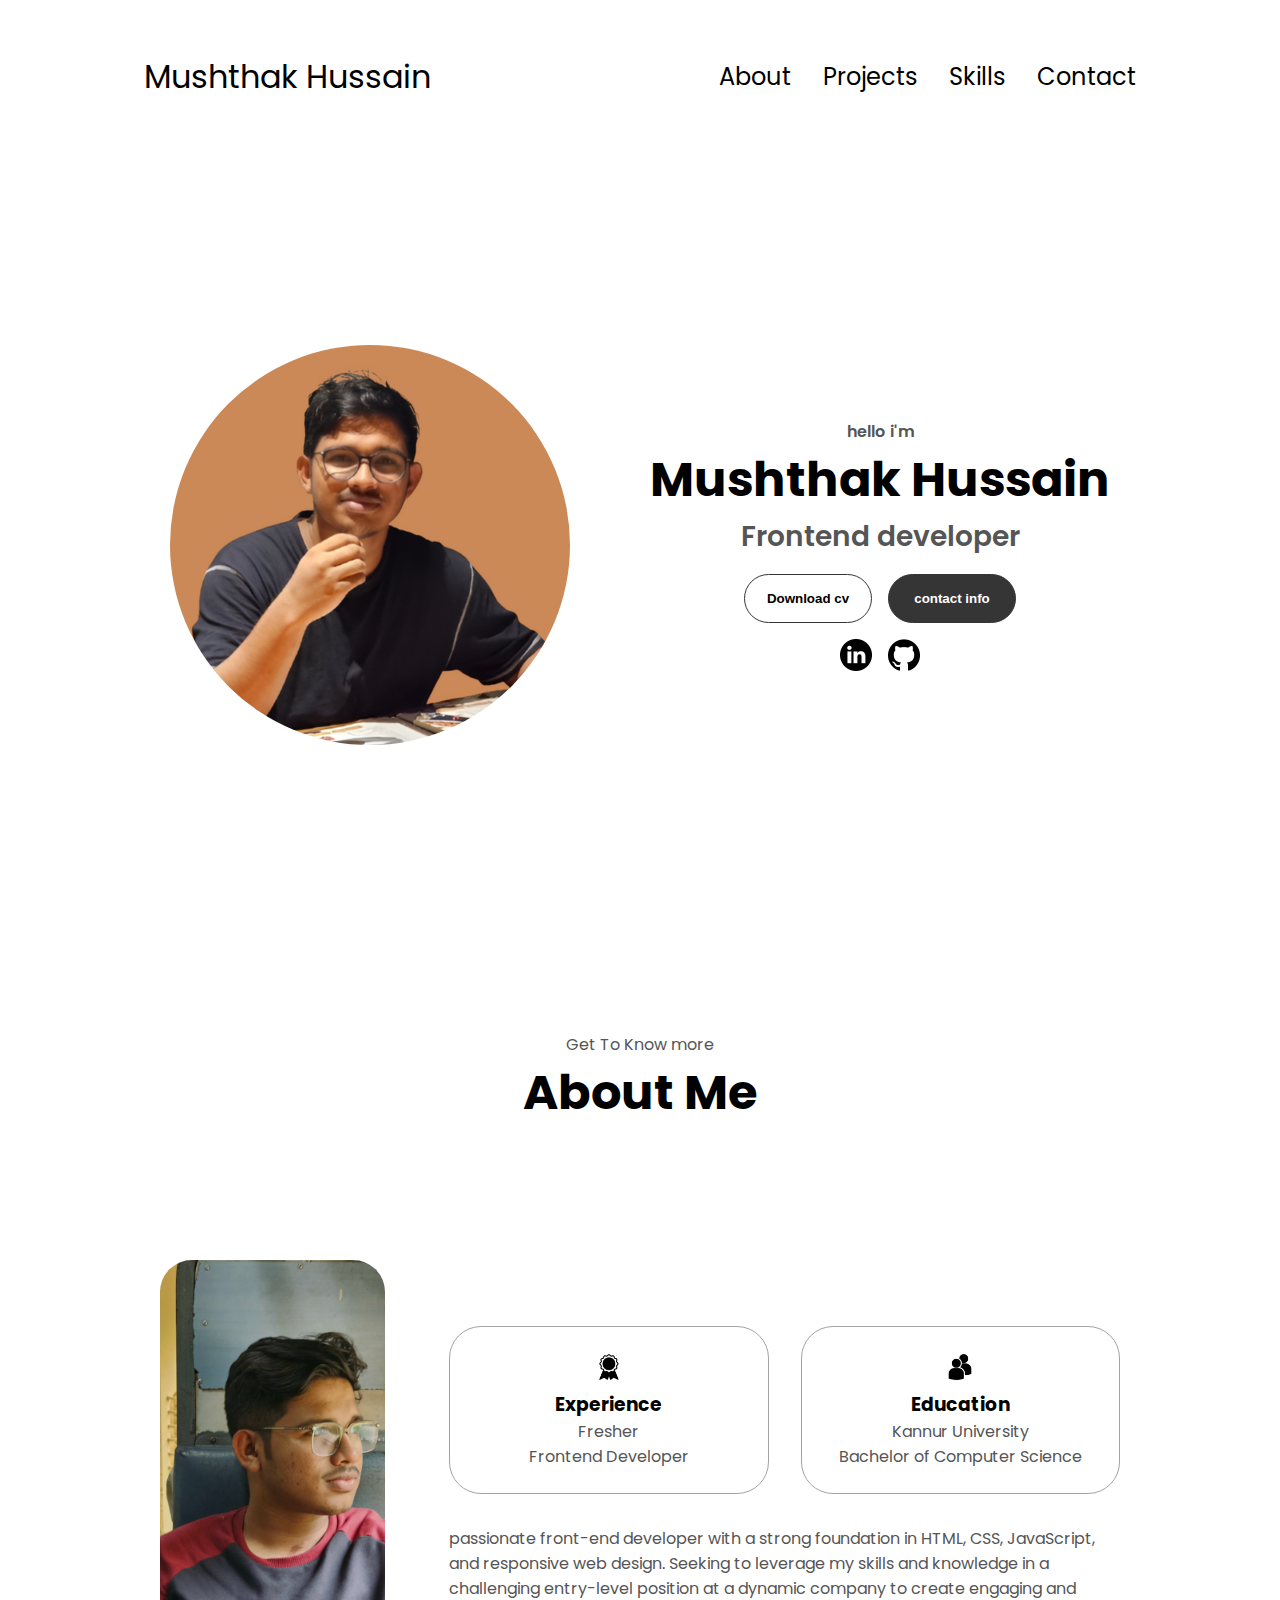
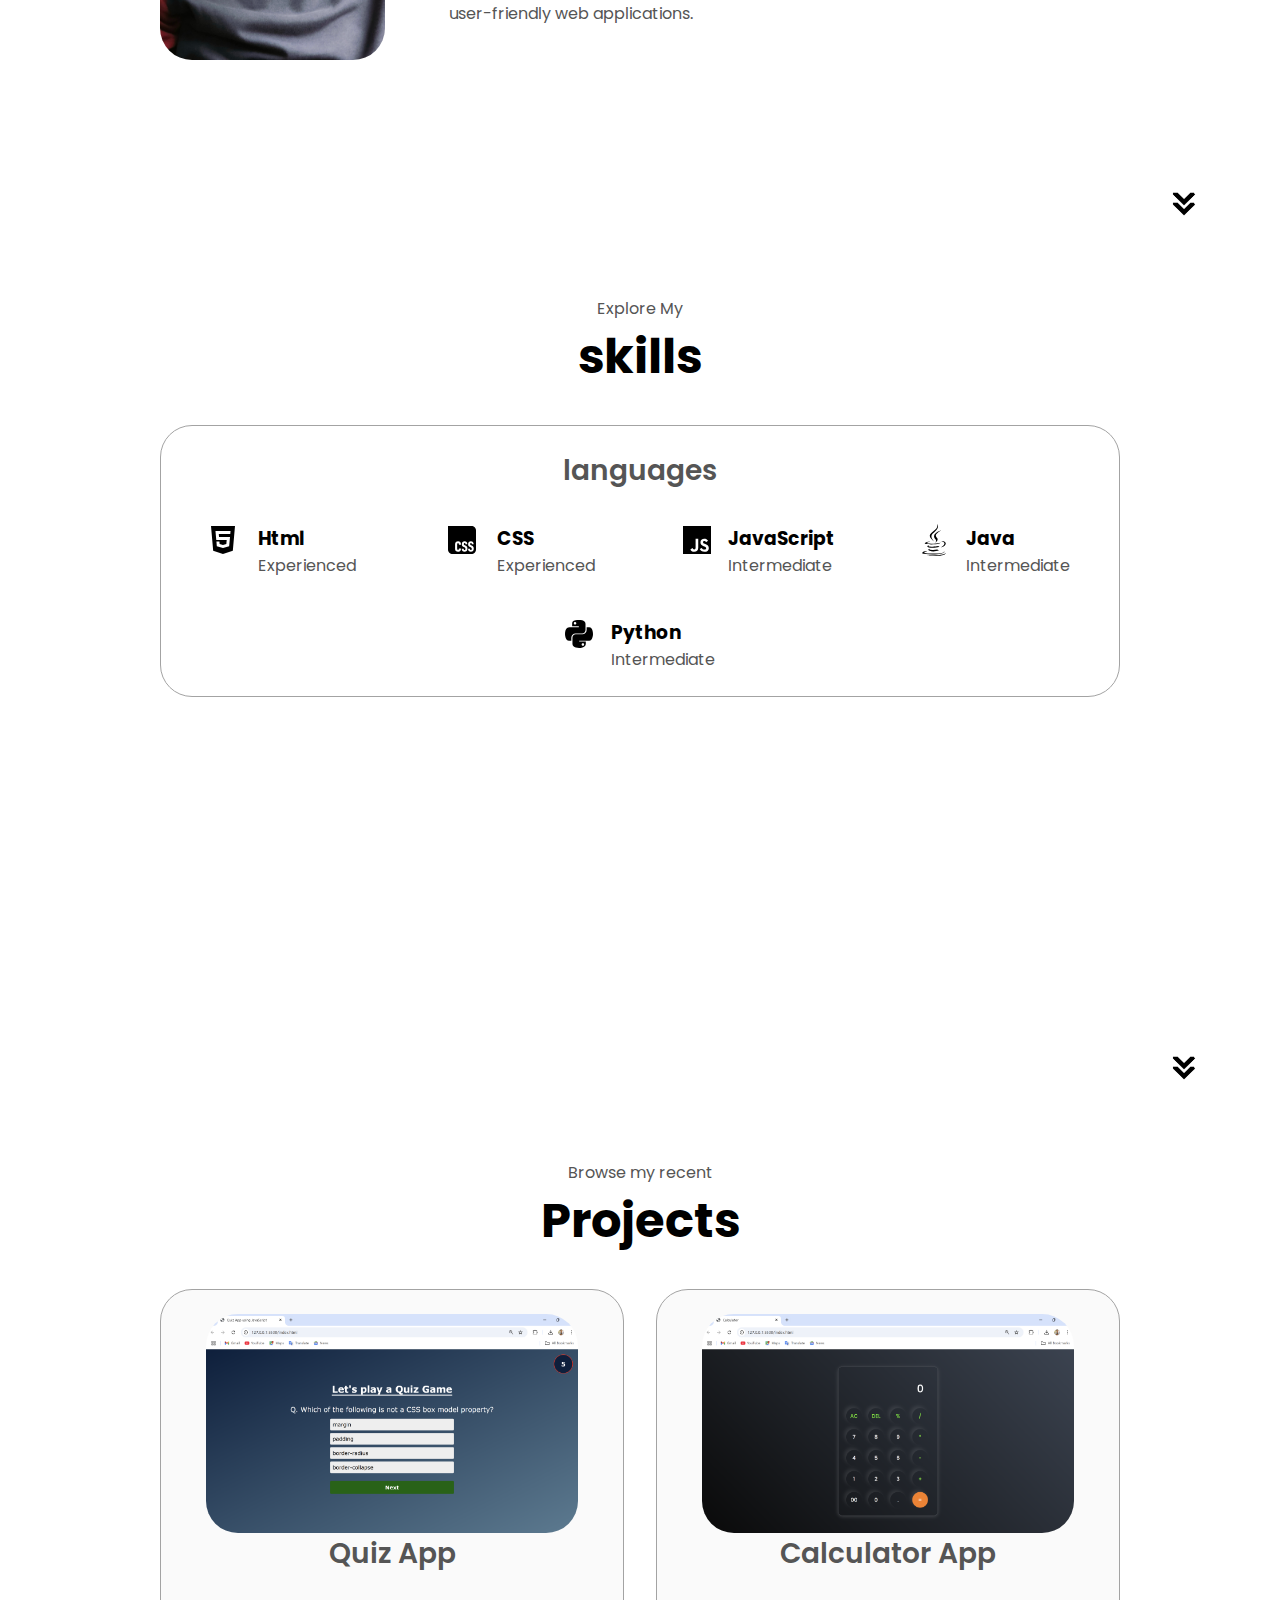
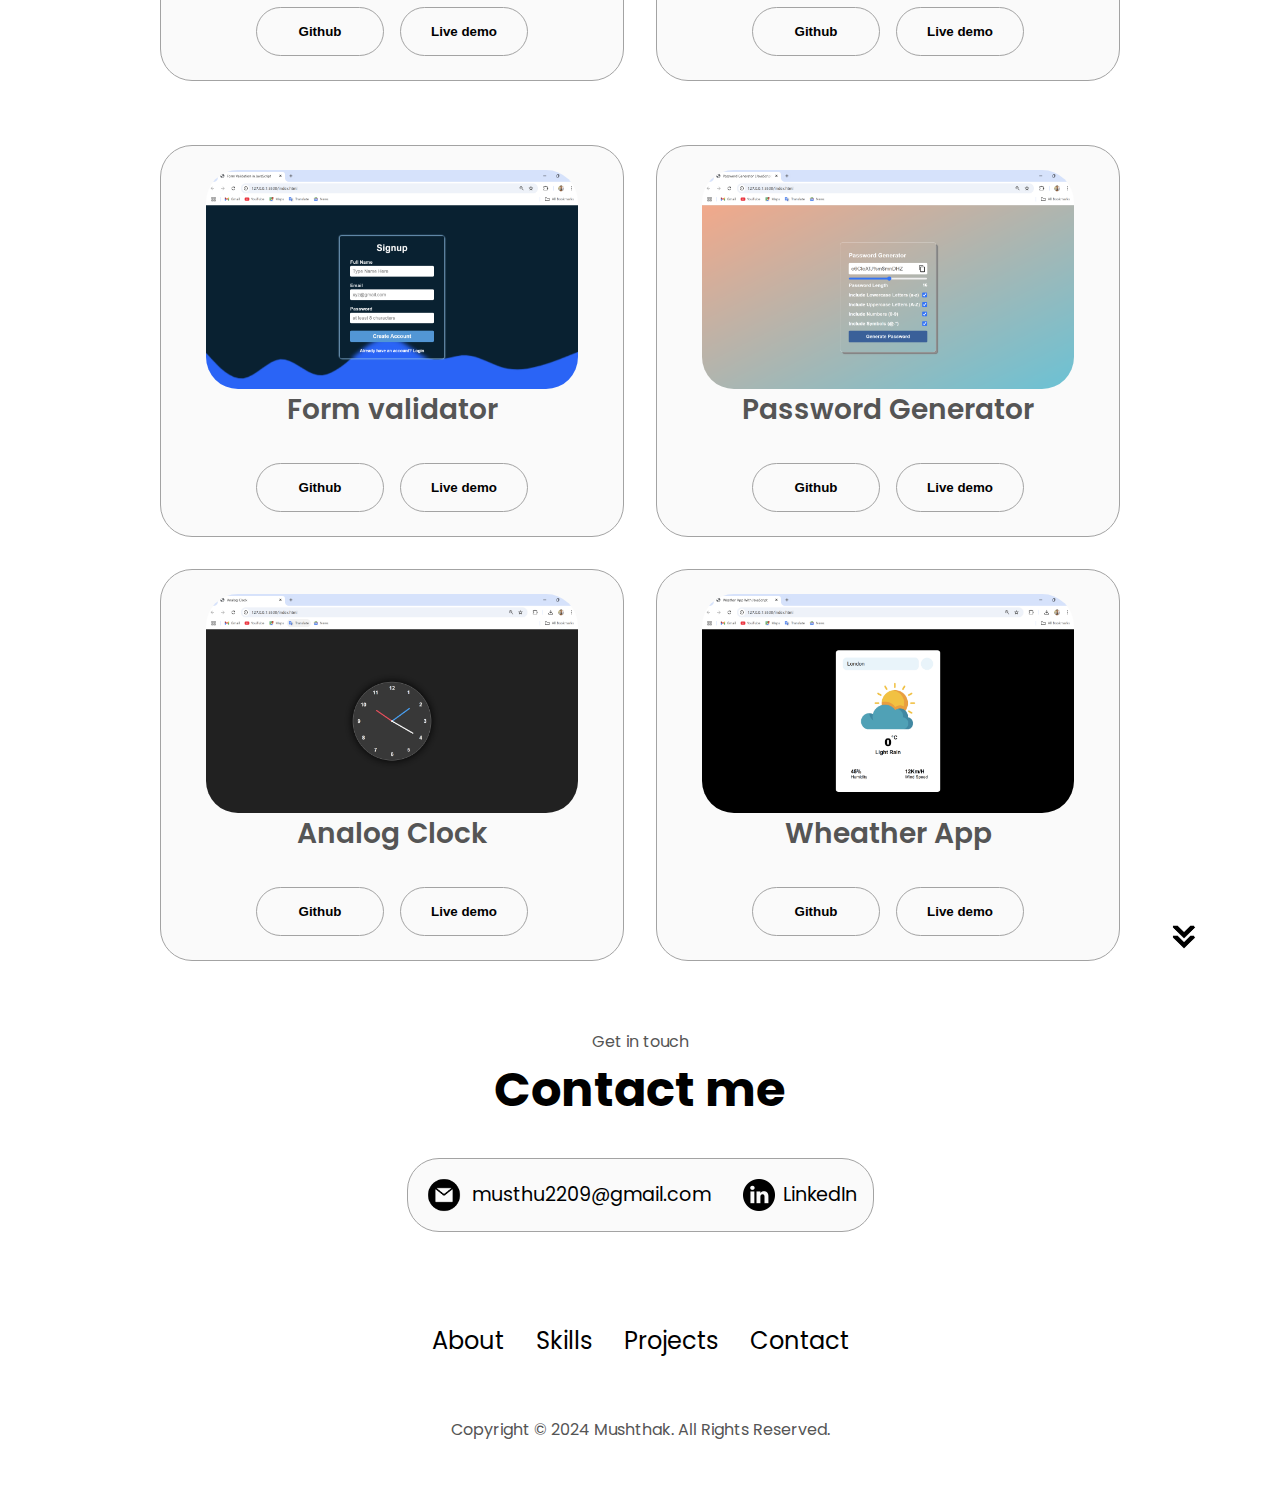
<file: index.html>
<!DOCTYPE html>
<html lang="en">
<head>
    <meta charset="UTF-8">
    <meta name="viewport" content="width=device-width, initial-scale=1.0">
    <title>Mushthak Hussain</title>
    <link rel="stylesheet" href="style.css">
    <link rel="stylesheet" href="mediaquerries.css">
</head>
<body>
    <nav id="desktop-nav">
        <div class="logo">Mushthak Hussain</div>
        <div>
            <ul class="nav-links">
                <li><a href="#about">About</a></li>
                <li><a href="#projects">Projects</a></li>
                <li><a href="#skills">Skills</a></li>
                <li><a href="#contact">Contact</a></li>
            </ul>
        </div>
    </nav>
    <nav id="hamburger-nav">
        <div class="logo">Mushthak Hussain</div>
            <div class="hamburger-menu">
                <div class="hamburger-icon" onclick="toggleMenu()">
                    <span></span>
                    <span></span>
                    <span></span>
                </div>
                <div class="menu-links">
                    <li><a href="#about" onclick="toggleMenu()">about</a></li>
                    <li><a href="#projects" onclick="toggleMenu()">projects</a></li>
                    <li><a href="#skills" onclick="toggleMenu()">skills</a></li>
                    <li><a href="#contact" onclick="toggleMenu()">contact</a></li>
                </div>
            </div>
    </nav>
    <section id="profile">
        <div class="section__pic-container">
            <img id="hero" src="./assets/profile-pic.png" alt="profile picture">
        </div>
        <div class="section__text">
            <p class="section__text__p1">hello i'm</p>
            <h1 class="title">Mushthak Hussain</h1>
            <p class="section__text__p2">Frontend developer</p>
            <div class="btn-container">
                <button class="btn btn-color-2" onclick="window.open('./assets/MushthakResume2025.pdf')">Download cv</button>
                <button class="btn btn-color-1" onclick="location.href='#contact'">contact info</button>
            </div>
            <div id="socials-container">
                <img src="./assets/linkedin.png" alt="my linkedin profile" class="icon" onclick="location.href='https://linkedin.com'">
                <img src="./assets/github.png" alt="my github profile" class="icon" onclick="location.href='https://github.com'">
            </div>
        </div>
    </section>
    <section id="about">
        <p class="section__text__p1">Get To Know more</p>
        <h1 class="title">About Me</h1>
        <div class="section-container">
            <div class="section__pic-container">
                <img src="./assets/about-pic.jpg" alt="profile picture" class="about-pic">
            </div>
            <div class="about-details-container">
                <div class="about-containers">
                    <div class="details-container">
                        <img src="./assets/experience.png" alt="Experience icon" class="icon">
                        <h3>Experience</h3>
                        <p>Fresher<br>Frontend Developer</p>
                    </div>
                    <div class="details-container">
                        <img src="./assets/education.png" alt="Education icon" class="icon">
                        <h3>Education</h3>
                        <p>Kannur University<br>Bachelor of Computer Science</p>
                    </div>
                </div>
                    <div class="text-container">
                        <p>passionate front-end developer with a strong foundation in HTML, CSS, JavaScript, and responsive web design. Seeking to leverage my skills and knowledge in a challenging entry-level position at a dynamic company to create engaging and user-friendly web applications.</p>
                    </div>
            </div>
        </div>
        <img src="./assets/arrow.png" alt="arrow icon" class="arrow icon" onclick="location.href='./#skills'">
    </section>
    <section id="skills">
        <p class="section__text__p1">Explore My</p>
        <h1 class="title">skills</h1>
        <div class="skills-details-container">
            <div class="about-containers">
                <div class="details-container">
                <h2 class="skills-sub-title">languages</h2>
                <div class="article-container">
                    <article>
                        <svg class="icon" xmlns="http://www.w3.org/2000/svg" viewBox="0 0 384 512"><path d="M0 32l34.9 395.8L191.5 480l157.6-52.2L384 32H0zm308.2 127.9H124.4l4.1 49.4h175.6l-13.6 148.4-97.9 27v.3h-1.1l-98.7-27.3-6-75.8h47.7L138 320l53.5 14.5 53.7-14.5 6-62.2H84.3L71.5 112.2h241.1l-4.4 47.7z"/></svg>
                    <div>
                        <h3>Html</h3>
                        <p>Experienced</p>
                    </div>
                    </article>
                    <article>
                        <svg class="icon" xmlns="http://www.w3.org/2000/svg" viewBox="0 0 448 512"><path d="M376.3 32L0 32 0 408.3c0 19 7.6 37.2 21 50.7s31.7 21 50.7 21l304.6 0c19 0 37.2-7.6 50.7-21s21-31.7 21-50.7l0-304.6c0-19-7.6-37.2-21-50.7s-31.7-21-50.7-21zM332.4 431.4c-7.7-8.5-11.7-20.7-12-36.6l31.3 0c.2 14.1 5.1 21.1 14.8 21.1c4.9 0 8.4-1.6 10.5-4.7c2-3.1 3-8 3-14.8c0-5.4-1.3-9.9-4-13.4c-3.5-4.2-8.1-7.5-13.2-9.5L351.2 368c-10.3-4.9-17.8-10.8-22.5-17.6c-4.5-6.8-6.7-16.3-6.7-28.4c0-13.6 4-24.6 11.8-33.1c8.1-8.5 19.1-12.7 33.2-12.7c13.6 0 24.1 4.2 31.5 12.5c7.5 8.4 11.5 20.3 11.8 35.9l-30.1 0c.2-5.1-.9-10.2-3-14.8c-1.7-3.4-5-5.1-10-5.1c-8.8 0-13.2 5.2-13.2 15.7c0 5.3 1.1 9.4 3.2 12.6c3.1 3.5 7 6.2 11.4 7.8l11.1 4.9c11.5 5.3 19.7 11.7 24.8 19.4c5.1 7.7 7.6 18 7.6 31c0 15.5-4 27.4-12.3 35.7c-8.2 8.3-19.5 12.5-34.1 12.5s-25.6-4.2-33.4-12.7zm-101 0c-7.7-8.5-11.7-20.7-12-36.6l31.3 0c.2 14.1 5.1 21.1 14.8 21.1c4.9 0 8.4-1.6 10.4-4.7c2-3.1 3-8 3-14.8c0-5.4-1.3-9.9-3.9-13.4c-3.5-4.2-8.1-7.5-13.2-9.5L250.2 368c-10.3-4.9-17.8-10.8-22.5-17.6c-4.5-6.8-6.7-16.3-6.7-28.4c0-13.6 4-24.6 11.8-33.1c8.1-8.5 19.1-12.7 33.2-12.7c13.6 0 24.1 4.2 31.4 12.5c7.6 8.4 11.5 20.3 11.9 35.9l-30.1 0c.2-5.1-.9-10.2-3-14.8c-1.7-3.4-5-5.1-10-5.1c-8.8 0-13.2 5.2-13.2 15.7c0 5.3 1.1 9.4 3.2 12.6c3.1 3.5 7 6.2 11.4 7.8l11.1 4.9c11.5 5.3 19.7 11.7 24.8 19.4c5.1 7.7 7.6 18 7.6 31c0 15.5-4.1 27.4-12.3 35.7s-19.5 12.5-34.1 12.5s-25.6-4.2-33.4-12.7zm-105.6 1.1c-8.4-7.7-12.5-19.2-12.5-34.5l0-75.4c0-15.2 4.4-26.7 13.2-34.6c8.9-7.8 20.7-11.8 35.2-11.8c14.1 0 25.2 4 33.4 12c8.3 8 12.5 20 12.5 35.9l0 6-33.1 0 0-5.8c0-6.1-1.3-10.7-4-13.6c-1.1-1.5-2.6-2.7-4.3-3.5s-3.5-1.2-5.4-1.1c-5.4 0-9.2 1.8-11.4 5.6c-2.3 5.2-3.3 10.8-3 16.4l0 65.5c0 13.7 4.8 20.6 14.4 20.8c4.5 0 7.9-1.6 10.2-4.8c2.5-4.1 3.7-8.8 3.5-13.6l0-4.9 33.1 0 0 5.1c0 10.6-2.1 19.5-6.2 26.6c-4 6.9-9.9 12.5-17.1 16c-7.7 3.7-16.1 5.5-24.6 5.3c-14.2 0-25.5-3.9-33.8-11.6z"/></svg>
                        <div>
                            <h3>CSS</h3>
                            <p>Experienced</p>
                        </div>
                    </article>
                    <article>
                        <svg class="icon" xmlns="http://www.w3.org/2000/svg" viewBox="0 0 448 512"><path d="M0 32v448h448V32H0zm243.8 349.4c0 43.6-25.6 63.5-62.9 63.5-33.7 0-53.2-17.4-63.2-38.5l34.3-20.7c6.6 11.7 12.6 21.6 27.1 21.6 13.8 0 22.6-5.4 22.6-26.5V237.7h42.1v143.7zm99.6 63.5c-39.1 0-64.4-18.6-76.7-43l34.3-19.8c9 14.7 20.8 25.6 41.5 25.6 17.4 0 28.6-8.7 28.6-20.8 0-14.4-11.4-19.5-30.7-28l-10.5-4.5c-30.4-12.9-50.5-29.2-50.5-63.5 0-31.6 24.1-55.6 61.6-55.6 26.8 0 46 9.3 59.8 33.7L368 290c-7.2-12.9-15-18-27.1-18-12.3 0-20.1 7.8-20.1 18 0 12.6 7.8 17.7 25.9 25.6l10.5 4.5c35.8 15.3 55.9 31 55.9 66.2 0 37.8-29.8 58.6-69.7 58.6z"/></svg>
                        <div>
                            <h3>JavaScript</h3>
                            <p>Intermediate</p>
                        </div>
                    </article>
                    <article>
                        <svg class="icon" xmlns="http://www.w3.org/2000/svg" viewBox="0 0 384 512"><path d="M277.7 312.9c9.8-6.7 23.4-12.5 23.4-12.5s-38.7 7-77.2 10.2c-47.1 3.9-97.7 4.7-123.1 1.3-60.1-8 33-30.1 33-30.1s-36.1-2.4-80.6 19c-52.5 25.4 130 37 224.5 12.1zm-85.4-32.1c-19-42.7-83.1-80.2 0-145.8C296 53.2 242.8 0 242.8 0c21.5 84.5-75.6 110.1-110.7 162.6-23.9 35.9 11.7 74.4 60.2 118.2zm114.6-176.2c.1 0-175.2 43.8-91.5 140.2 24.7 28.4-6.5 54-6.5 54s62.7-32.4 33.9-72.9c-26.9-37.8-47.5-56.6 64.1-121.3zm-6.1 270.5a12.2 12.2 0 0 1 -2 2.6c128.3-33.7 81.1-118.9 19.8-97.3a17.3 17.3 0 0 0 -8.2 6.3 70.5 70.5 0 0 1 11-3c31-6.5 75.5 41.5-20.6 91.4zM348 437.4s14.5 11.9-15.9 21.2c-57.9 17.5-240.8 22.8-291.6 .7-18.3-7.9 16-19 26.8-21.3 11.2-2.4 17.7-2 17.7-2-20.3-14.3-131.3 28.1-56.4 40.2C232.8 509.4 401 461.3 348 437.4zM124.4 396c-78.7 22 47.9 67.4 148.1 24.5a185.9 185.9 0 0 1 -28.2-13.8c-44.7 8.5-65.4 9.1-106 4.5-33.5-3.8-13.9-15.2-13.9-15.2zm179.8 97.2c-78.7 14.8-175.8 13.1-233.3 3.6 0-.1 11.8 9.7 72.4 13.6 92.2 5.9 233.8-3.3 237.1-46.9 0 0-6.4 16.5-76.2 29.7zM260.6 353c-59.2 11.4-93.5 11.1-136.8 6.6-33.5-3.5-11.6-19.7-11.6-19.7-86.8 28.8 48.2 61.4 169.5 25.9a60.4 60.4 0 0 1 -21.1-12.8z"/></svg>
                        <div>
                            <h3>Java</h3>
                            <p>Intermediate</p>
                        </div>
                    </article>
                    <article>
                        <svg class="icon" xmlns="http://www.w3.org/2000/svg" viewBox="0 0 448 512"><path d="M439.8 200.5c-7.7-30.9-22.3-54.2-53.4-54.2h-40.1v47.4c0 36.8-31.2 67.8-66.8 67.8H172.7c-29.2 0-53.4 25-53.4 54.3v101.8c0 29 25.2 46 53.4 54.3 33.8 9.9 66.3 11.7 106.8 0 26.9-7.8 53.4-23.5 53.4-54.3v-40.7H226.2v-13.6h160.2c31.1 0 42.6-21.7 53.4-54.2 11.2-33.5 10.7-65.7 0-108.6zM286.2 404c11.1 0 20.1 9.1 20.1 20.3 0 11.3-9 20.4-20.1 20.4-11 0-20.1-9.2-20.1-20.4 .1-11.3 9.1-20.3 20.1-20.3zM167.8 248.1h106.8c29.7 0 53.4-24.5 53.4-54.3V91.9c0-29-24.4-50.7-53.4-55.6-35.8-5.9-74.7-5.6-106.8 .1-45.2 8-53.4 24.7-53.4 55.6v40.7h106.9v13.6h-147c-31.1 0-58.3 18.7-66.8 54.2-9.8 40.7-10.2 66.1 0 108.6 7.6 31.6 25.7 54.2 56.8 54.2H101v-48.8c0-35.3 30.5-66.4 66.8-66.4zm-6.7-142.6c-11.1 0-20.1-9.1-20.1-20.3 .1-11.3 9-20.4 20.1-20.4 11 0 20.1 9.2 20.1 20.4s-9 20.3-20.1 20.3z"/></svg>
                        <div>
                            <h3>Python</h3>
                            <p>Intermediate</p>
                        </div>
                    </article>
                </div>
                </div>
            </div>
        </div>
        <img src="./assets/arrow.png" alt="arrow icon" class="arrow icon" onclick="location.href='./#projects'">
    </section>
    <section id="projects">
        <p class="section__text__p1">Browse my recent</p>
        <h1 class="title">Projects</h1>
        <div class="skills-details-container">
            <div class="about-containers">
                <div class="details-container color-container">
                    <div class="article-container">
                        <img src="./assets/quiz-app.png" alt="quiz app project" class="project-img">
                    </div>
                    <h2 class="skills-sub-title project title">Quiz App</h2>
                    <div class="btn-container">
                        <button class="btn btn-color-2 project-btn" onclick="location.href='https://github.com/Musthu2209/Quiz-app'">Github</button>
                        <button class="btn btn-color-2 project-btn" onclick="location.href='https://musthu2209.github.io/Quiz-app/'">Live demo</button>
                    </div>
                </div>
                <div class="details-container color-container">
                    <div class="article-container">
                        <img src="./assets/calculator.png" alt="calculator app project" class="project-img">
                    </div>
                    <h2 class="skills-sub-title project title">Calculator App</h2>
                    <div class="btn-container">
                        <button class="btn btn-color-2 project-btn" onclick="location.href='https://github.com/Musthu2209/Calculator'">Github</button>
                        <button class="btn btn-color-2 project-btn" onclick="location.href='https://musthu2209.github.io/Calculator/'">Live demo</button>
                    </div>
                </div>
            </div>
            <div class="about-containers">
                <div class="details-container color-container">
                    <div class="article-container">
                        <img src="./assets/form-validator.png" alt="form validator project" class="project-img">
                    </div>
                    <h2 class="skills-sub-title project title">Form validator</h2>
                    <div class="btn-container">
                        <button class="btn btn-color-2 project-btn" onclick="location.href='https://github.com/Musthu2209/Form-validator'">Github</button>
                        <button class="btn btn-color-2 project-btn" onclick="location.href='https://musthu2209.github.io/Form-validator/'">Live demo</button>
                    </div>
                </div>
                <div class="details-container color-container">
                    <div class="article-container">
                        <img src="./assets/password-generator.png" alt="password generator project" class="project-img">
                    </div>
                    <h2 class="skills-sub-title project title">Password Generator</h2>
                    <div class="btn-container">
                        <button class="btn btn-color-2 project-btn" onclick="location.href='https://github.com/'">Github</button>
                        <button class="btn btn-color-2 project-btn" onclick="location.href='https://github.com/'">Live demo</button>
                    </div>
                </div>
                <div class="details-container color-container">
                    <div class="article-container">
                        <img src="./assets/analog-clock.png" alt="analog clock project" class="project-img">
                    </div>
                    <h2 class="skills-sub-title project title">Analog Clock</h2>
                    <div class="btn-container">
                        <button class="btn btn-color-2 project-btn" onclick="location.href='https://github.com/Musthu2209/Analog-clock'">Github</button>
                        <button class="btn btn-color-2 project-btn" onclick="location.href='https://musthu2209.github.io/Analog-clock/'">Live demo</button>
                    </div>
                </div>
                <div class="details-container color-container">
                    <div class="article-container">
                        <img src="./assets/wheather-app.png" alt="wheather app project" class="project-img">
                    </div>
                    <h2 class="skills-sub-title project title">Wheather App</h2>
                    <div class="btn-container">
                        <button class="btn btn-color-2 project-btn" onclick="location.href='https://github.com/Musthu2209/Wheather-app'">Github</button>
                        <button class="btn btn-color-2 project-btn" onclick="location.href='https://musthu2209.github.io/Wheather-app/'">Live demo</button>
                    </div>
                </div>
            </div>
        </div>
        <img src="./assets/arrow.png" alt="arrow icon" class="arrow icon" onclick="location.href='./#contact'">
    </section>
    <section id="contact">
        <p class="section__text__p1">Get in touch</p>
        <h1 class="title">Contact me</h1>
        <div class="contact-info-upper-container">
            <div class="contact-info-container">
                <img src="./assets/email.png" alt="Email icon" class="icon contact-icon email-icon">
                <p><a href="mailto:musthu2209@gmail.com">musthu2209@gmail.com</a></p>
            </div>
            <div class="contact-info-container">
                <img src="./assets/linkedin.png" alt="linkedin icon" class="icon contact-icon">
                <p><a href="">LinkedIn</a></p>
            </div>
        </div>
    </section>
    <footer>
        <nav>
            <div class="nav-links-container">
              <ul class="nav-links">
                <li><a href="#about">About</a></li>
                <li><a href="#skills">Skills</a></li>
                <li><a href="#projects">Projects</a></li>
                <li><a href="#contact">Contact</a></li>
              </ul>
            </div>
          </nav>
          <p>Copyright &#169; 2024 Mushthak. All Rights Reserved.</p>
    </footer>
    <script src="script.js"></script>
</body>
</html>
</file>
<file: style.css>
@import url('https://fonts.googleapis.com/css2?family=Poppins:wght@300;400;500&display=swap');
*{
    margin: 0;
    padding: 0;
}
body{
    font-family:Poppins,sans-serif;
}
html{
    scroll-behavior:smooth;
}
p{
    color: rgb(85, 85, 85);
}
a,.btn{
    transition: all 300ms ease;
}
nav,.nav-links{
    display: flex;
}
nav{
    justify-content:space-around;
    align-items:center;
    height:17vh;
}
.nav-links{
    gap:2rem;
    list-style:none;
    font-size: 1.5rem;
}
a{
    text-decoration:none;
    color:black;
    text-decoration-color:white;
}
a:hover{
    color: gray;
    text-decoration: underline;
    text-underline-offset: 1rem;
    text-decoration-color: rgb(181, 181, 181);
}
.logo{
    font-size: 2rem;
}
.logo:hover{
    cursor:default;
}
#hamburger-nav{
    display: none;
}
.hamburger-menu{
    position: relative;
    display: inline-block;
}
.hamburger-icon{
    display: flex;
    flex-direction: column;
    justify-content: space-between;
    height: 24px;
    width: 30px;
    cursor: pointer;
}
.hamburger-icon span{
    width: 100%;
    height: 2px;
    background-color: black;
    transition: all 0.3 ease-in-out;
}
.menu-links{
    position: absolute;
    top: 100%;
    right: 0;
    background-color: white;
    width: fit-content;
    max-height: 0;
    overflow: hidden;
    transition: all 0.3 ease-in-out;
}
.menu-links a{
    display: block;
    padding: 10px;
    text-align: center;
    font-size: 1.5rem;
    color: black;
    text-decoration: none;
    transition: all 0.3 ease-in-out;
}
.menu-links li{
    list-style: none;
}
.menu-links.open{
    max-height: 300px;
}
.hamburger-icon.open span:first-child{
    transform: rotate(45deg) translate(10px,5px);
}
.hamburger-icon.open span:nth-child(2){
    opacity: 0;
}
.hamburger-icon.open span:last-child{
    transform: rotate(-45deg) translate(10px,-5px);
}
section{
    padding-top: 4vh;
    height: 96vh;
    margin: 0 10rem;
    box-sizing: border-box;
    min-height: fit-content;
}
.section-container{
    display: flex;
}
#profile{
    display: flex;
    justify-content: center;
    gap: 5rem;
    height: 80vh;
}
.section__pic-container{
    display: flex;
    height: 400px;
    width: 400px;
    margin: auto 0;
}
#hero{
    border-radius: 50%;
}
.section__text {
    align-self: center;
    text-align: center;
  }
  
  .section__text p {
    font-weight: 600;
  }
  
  .section__text__p1 {
    text-align: center;
  }
  
  .section__text__p2 {
    font-size: 1.75rem;
    margin-bottom: 1rem;
  }
  
  .title {
    font-size: 3rem;
    text-align: center;
  }
  
  #socials-container {
    display: flex;
    justify-content: center;
    margin-top: 1rem;
    gap: 1rem;
  }
  .icon {
    cursor: pointer;
    height: 2rem;
  }
  .btn-container {
    display: flex;
    justify-content: center;
    gap: 1rem;
  }
  
  .btn{
    font-weight: 600;
    transition: all 300ms ease;
    padding: 1rem;
    width: 8rem;
    border-radius: 2rem;
  }
  
  .btn-color-1,
  .btn-color-2 {
    border: rgb(53, 53, 53) 0.1rem solid;
  }
  
  .btn-color-1:hover,
  .btn-color-2:hover {
    cursor: pointer;
  }
  
  .btn-color-1,
  .btn-color-2:hover {
    background: rgb(53, 53, 53);
    color: white;
  }
  
  .btn-color-1:hover {
    background: rgb(0, 0, 0);
  }
  
  .btn-color-2 {
    background: none;
  }
  
  .btn-color-2:hover {
    border: rgb(255, 255, 255) 0.1rem solid;
  }
  
  .btn-container {
    gap: 1rem;
  }
  #about{
    position: relative;
  }
  .about-containers{
    gap: 2rem;
    margin-bottom: 2rem;
    margin-top: 2rem;
  }
  .about-details-container{
    justify-content: center;
    flex-direction: column;
  }
  .about-containers,
  .about-details-container{
    display: flex;
  }
  .about-pic{
    border-radius: 2rem;
  }
  .arrow{
    position: absolute;
    right: -5rem;
    bottom: 2.5rem;
  }
  .details-container{
    padding: 1.5rem;
    flex: 1;
    background: white;
    border-radius: 2rem;
    border: rgb(53, 53, 53) 0.1rem solid;
    border-color: rgb(163, 163, 163);
    text-align: center;
  }
  .section-container{
    gap: 4rem;
    height: 80%;
  }

#skills{
    position: relative;
}
.skills-sub-title {
    color: rgb(85, 85, 85);
    font-weight: 600;
    font-size: 1.75rem;
    margin-bottom: 2rem;
  }
  .skills-details-container {
    display: flex;
    justify-content: center;
    flex-direction: column;
  }
  .article-container {
    display: flex;
    text-align: initial;
    flex-wrap: wrap;
    flex-direction: row;
    gap: 2.5rem;
    justify-content: space-around;
  }
  article{
    display: flex;
    width: 10rem;
    justify-content: space-around;
    gap: 0.5rem;
  }
  article .icon{
    cursor: default;
  }
  #projects{
    position: relative;
  }
  .color-container{
    border-color: rgb(163, 163, 163);
    background: rgb(250, 250, 250);
  }
  .project-img{
    border-radius: 2rem;
    width: 90%;
    height: 90%;
  }
  .project-title{
    margin: 1rem;
    color: black;
  }
  .project-btn{
    color: black;
    border-color: rgb(163, 163, 163);
  }
  #contact{
    display: flex;
    justify-content: center;
    flex-direction: column;
    height: 70vh;
  }
  .contact-info-upper-container{
    display: flex;
    justify-content: center;
    border-radius: 2rem;
    border: rgb(53, 53, 53) 0.1rem solid;
    border-color: rgb(163, 163, 163);
    background: rgb(250, 250, 250);
    margin: 2rem auto;
    padding 0.5rem;
  }
  .contact-info-container{
    display: flex;
    align-items: center;
    justify-content: center;
    gap: 0.5rem;
    margin: 1rem;
  }
  .contact-info-container p{
    font-size: larger;
  }
  .contact-icon{
    cursor: default;
  }
  .email-icon{
    height: 2.5rem;
  }
  footer{
    height: 26vh;
    margin: 0 1rem;
  }
  footer p{
    text-align: center;
  }
</file>
<file: mediaquerries.css>
@media screen and (max-width: 1400px) {
    #profile {
      height: 83vh;
      margin-bottom: 6rem;
    }
    .about-containers {
      flex-wrap: wrap;
    }
    #contact,
    #projects {
      height: fit-content;
    }
  }
  
  @media screen and (max-width: 1200px) {
    #desktop-nav {
      display: none;
    }
    #hamburger-nav {
      display: flex;
    }
    #skills,
    .skills-details-container {
      margin-top: 2rem;
    }
    #profile,
    .section-container {
      display: block;
    }
    .arrow {
      display: none;
    }
    section,
    .section-container {
      height: fit-content;
    }
    section {
      margin: 0 5%;
    }
    .section__pic-container {
      width: 275px;
      height: 275px;
      margin: 0 auto 2rem;
    }
    .about-containers {
      margin-top: 0;
    }
  }
  
  @media screen and (max-width: 600px) {
    #contact,
    footer {
      height: 40vh;
    }
    #profile {
      height: 83vh;
      margin-bottom: 0;
    }
    article {
      font-size: 1rem;
    }
    footer nav {
      height: fit-content;
      margin-bottom: 2rem;
    }
    .about-containers,
    .contact-info-upper-container,
    .btn-container {
      flex-wrap: wrap;
    }
    .contact-info-container {
      margin: 0;
    }
    .contact-info-container p,
    .nav-links li a {
      font-size: 1rem;
    }
    .skills-sub-title {
      font-size: 1.25rem;
    }
    .logo {
      font-size: 1.5rem;
    }
    .nav-links {
      flex-direction: column;
      gap: 0.5rem;
      text-align: center;
    }
    .section__pic-container {
      width: auto;
      height: 46vw;
      justify-content: center;
    }
    .section__text__p2 {
      font-size: 1.25rem;
    }
    .title {
      font-size: 2rem;
    }
    .text-container {
      text-align: justify;
    }
  }
</file>
